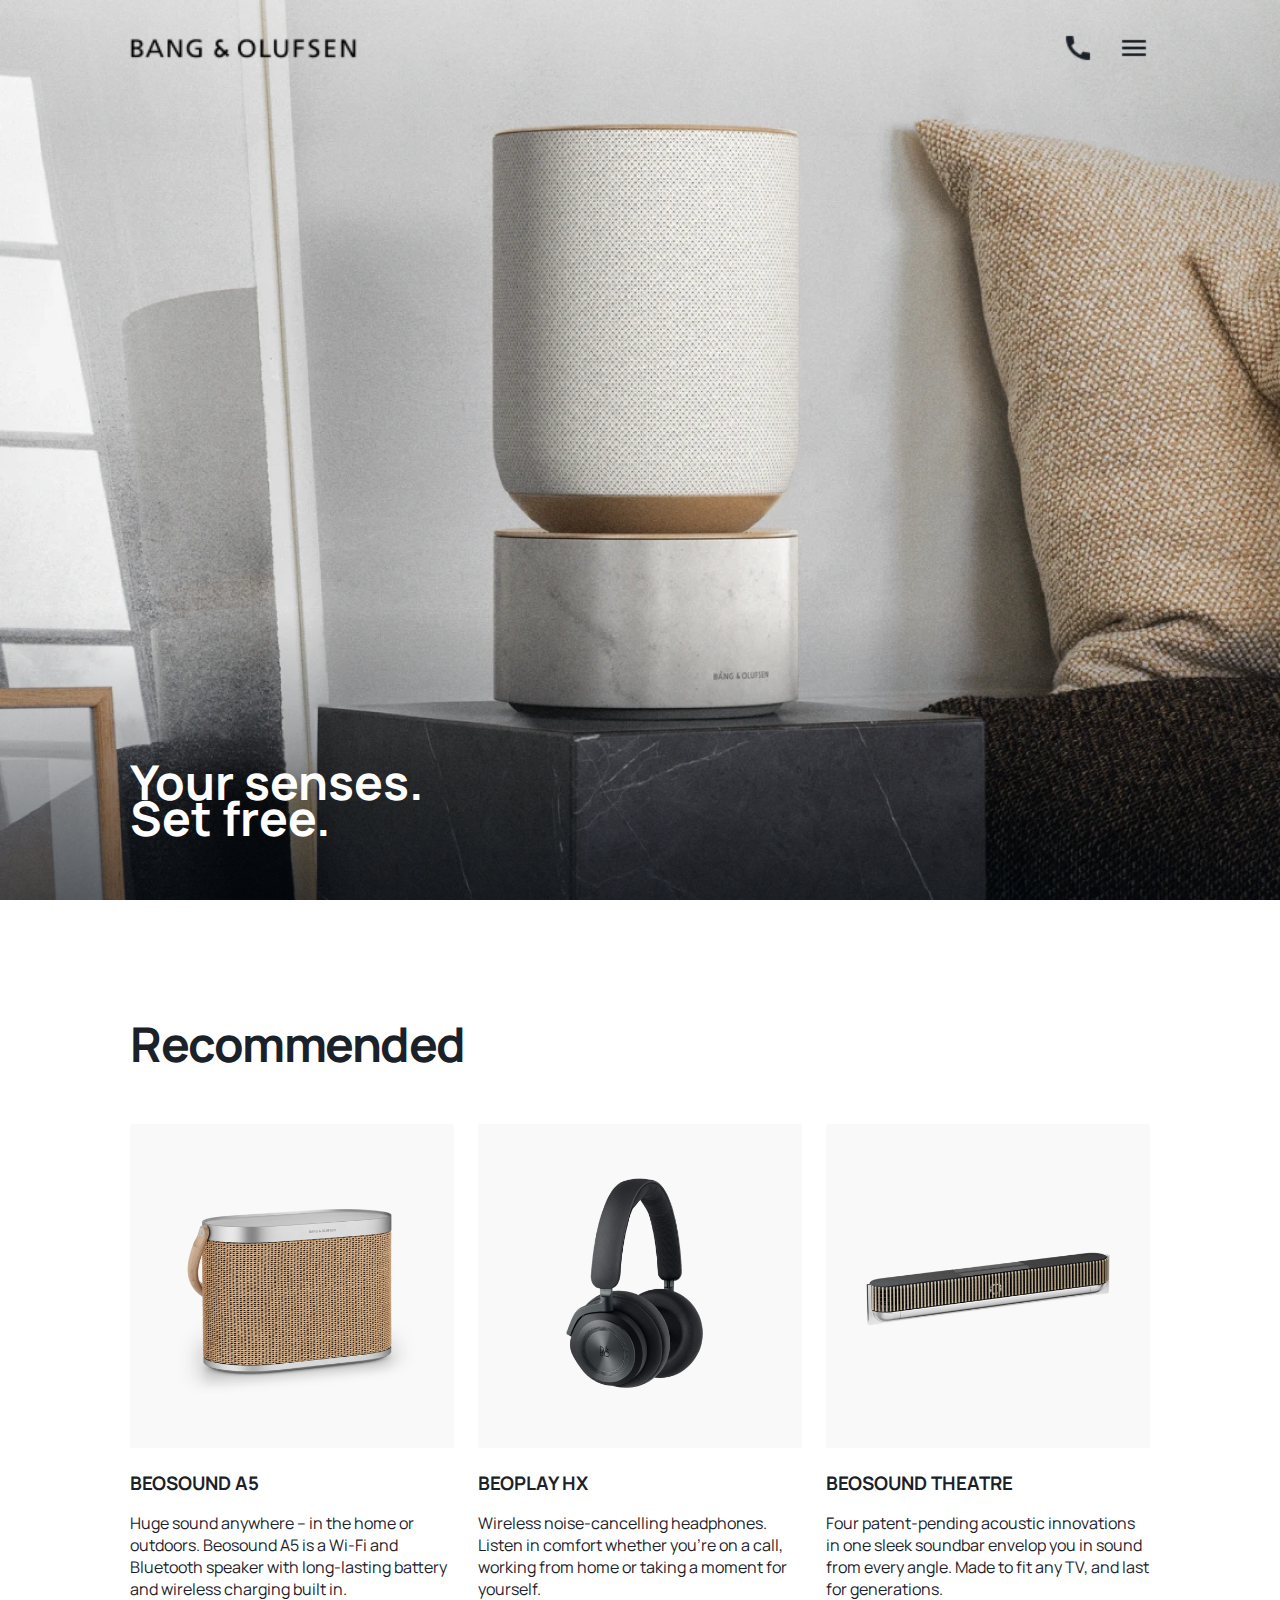
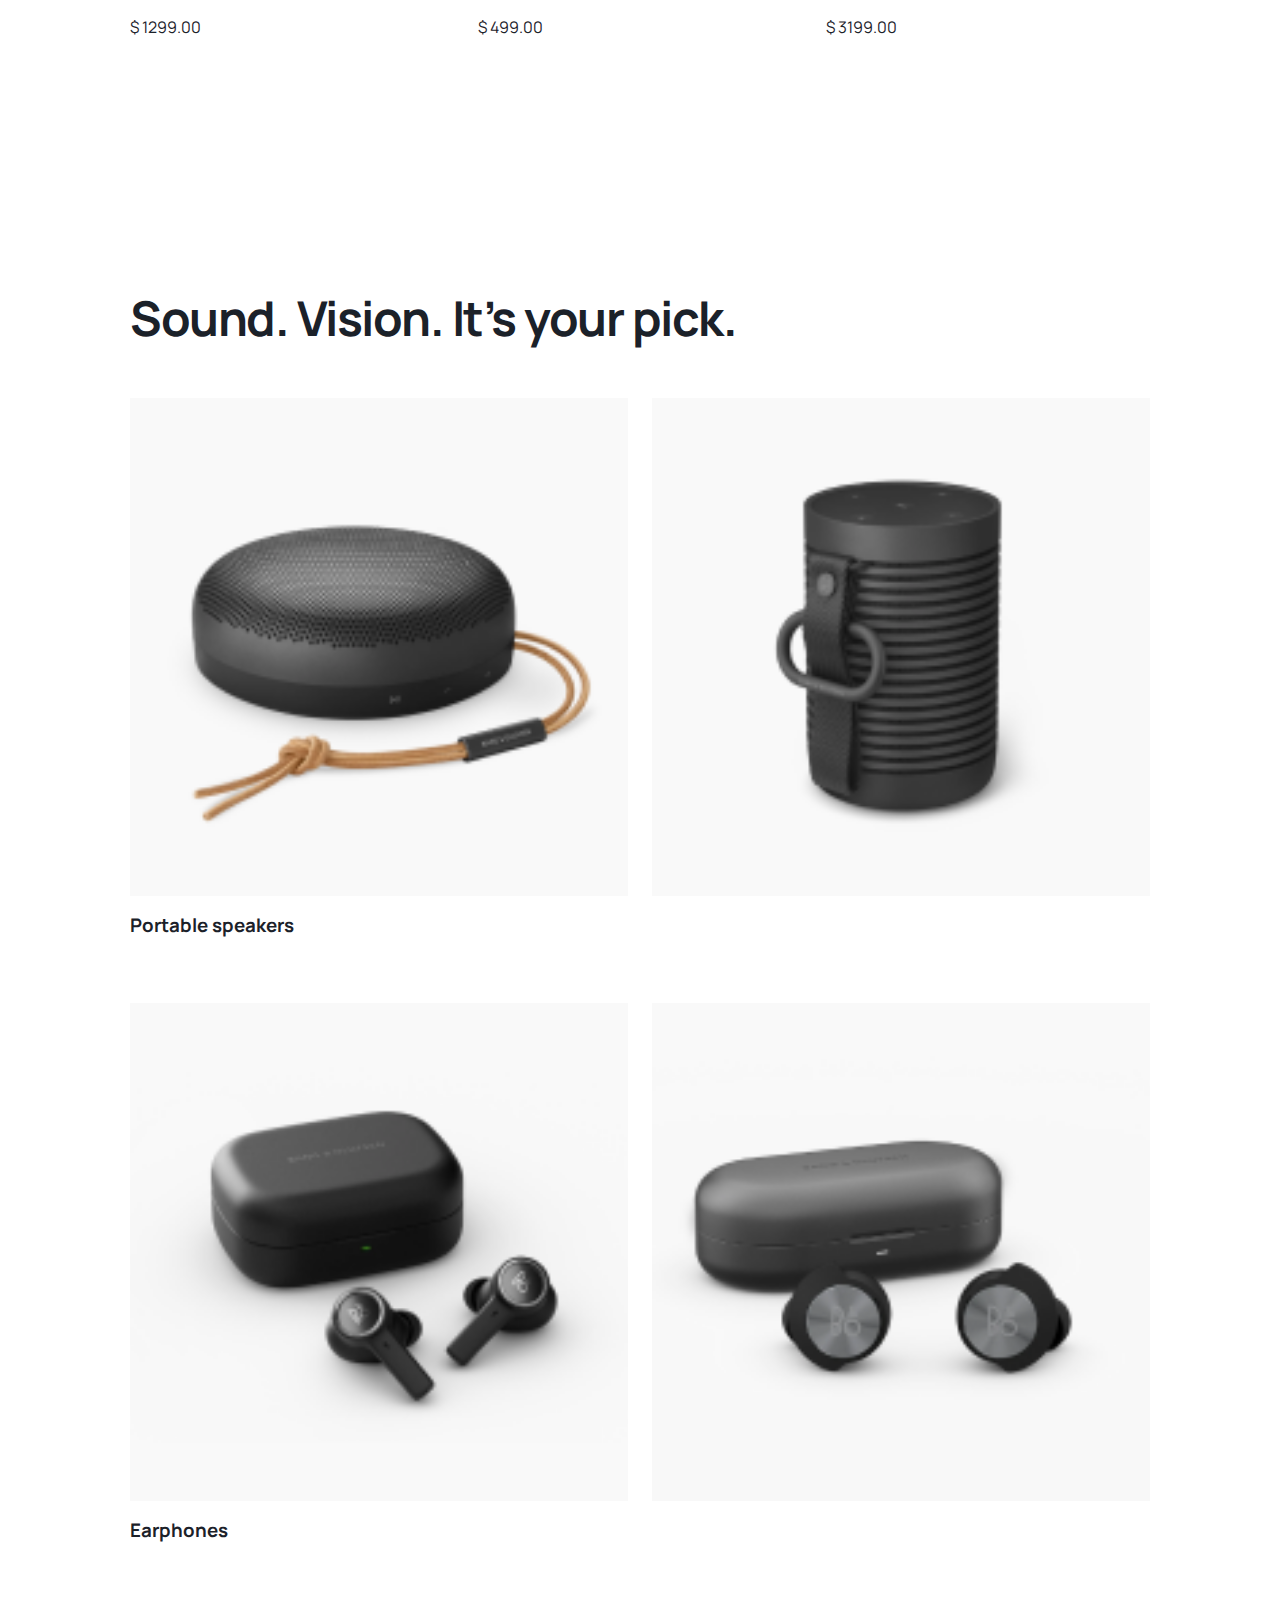
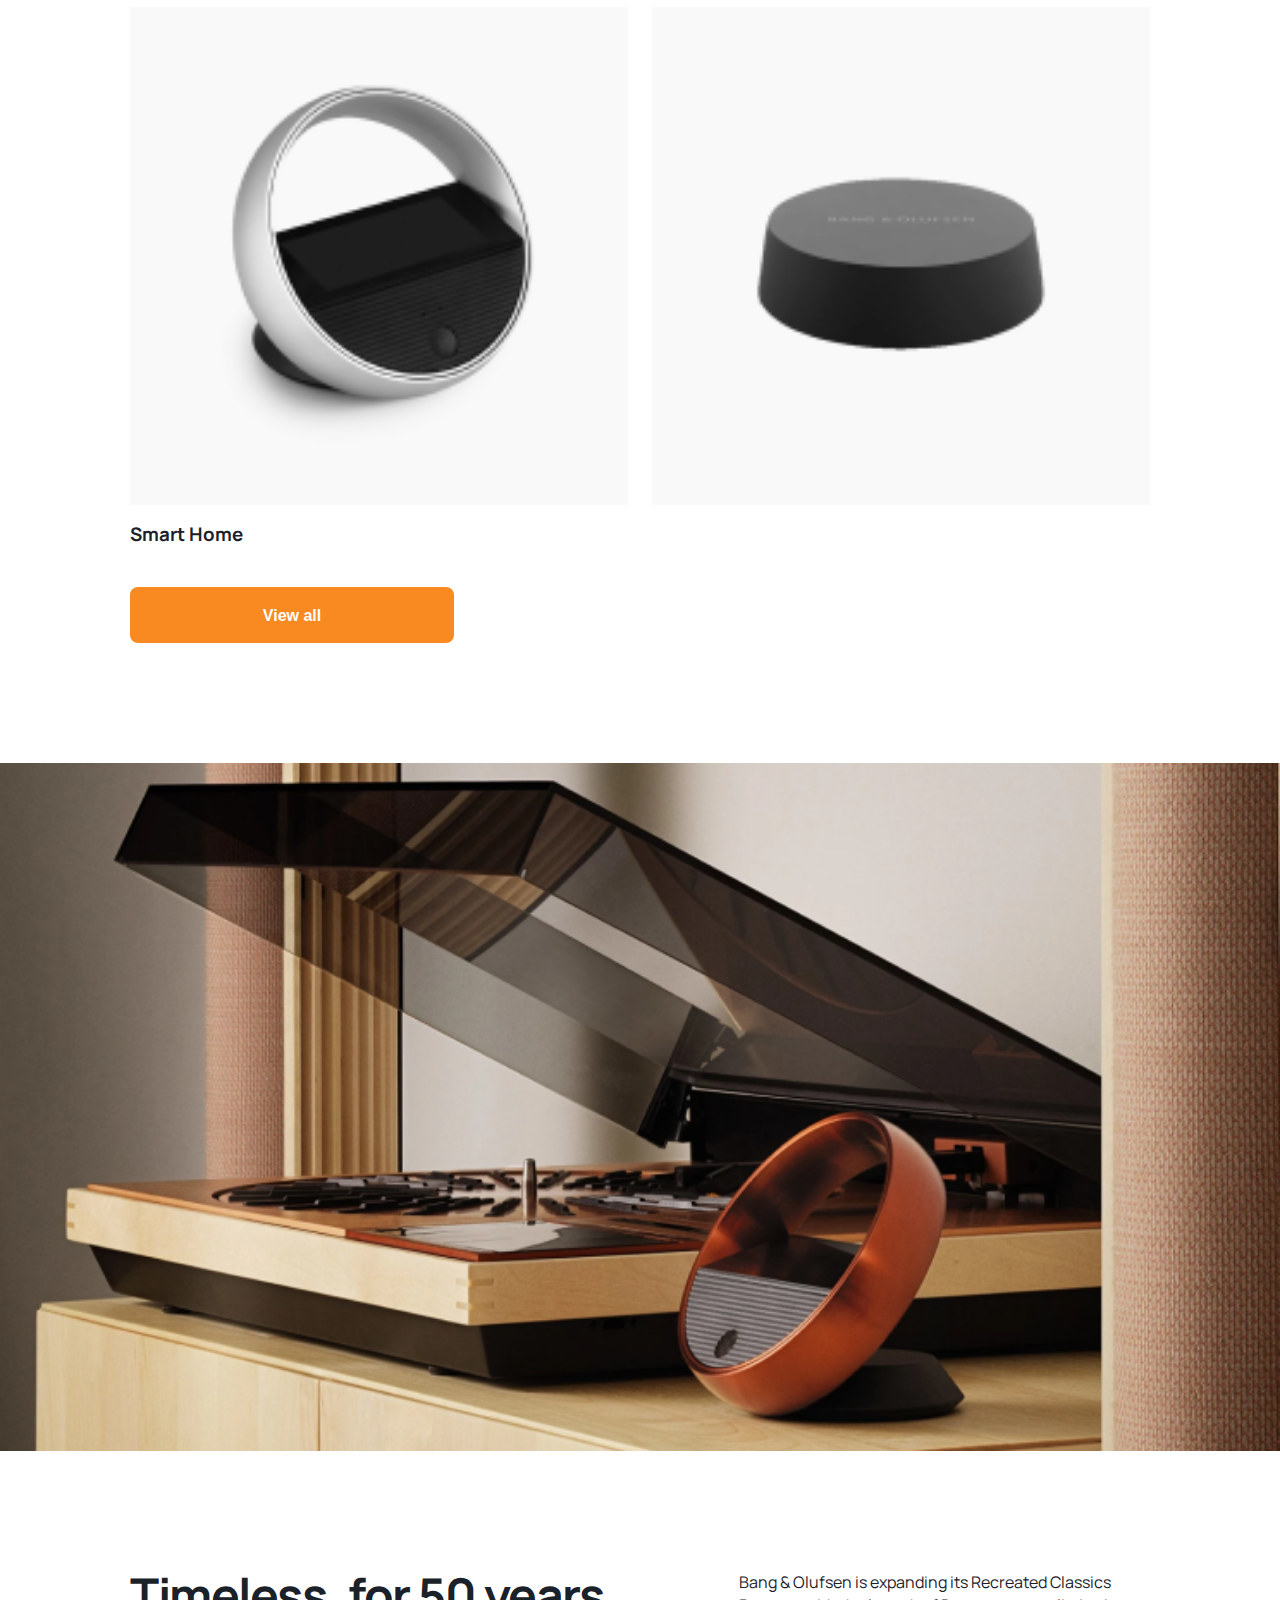
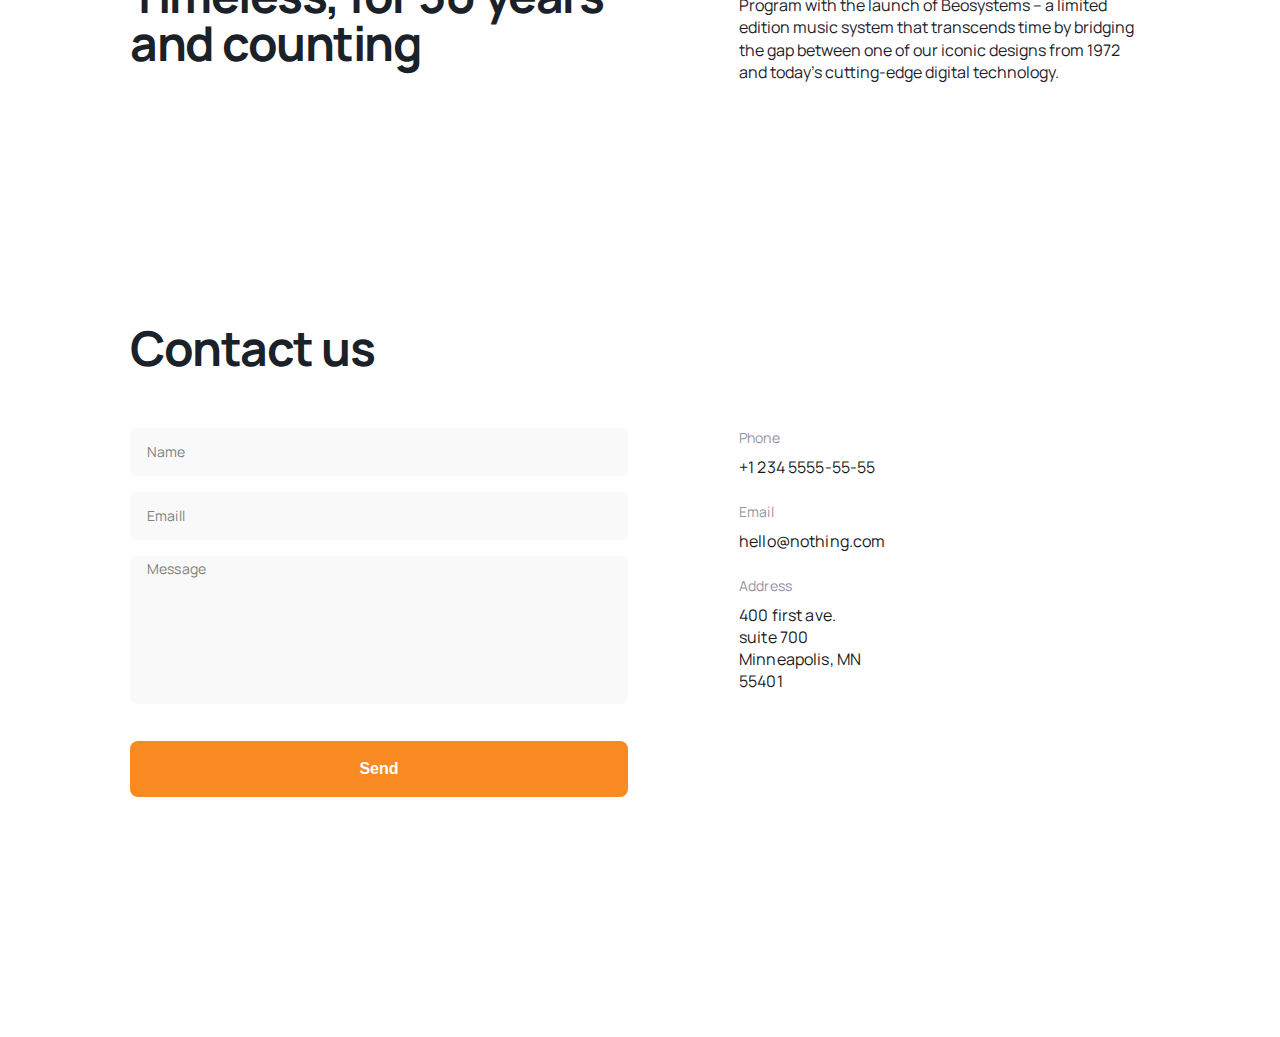
<file: index.html>
<!DOCTYPE html><html lang="en" class="page"><head><meta charset="utf-8"><meta name="viewport" content="width=device-width, initial-scale=1.0"><title>Bose Olufsen</title><link rel="icon shortcut" class="favicon" type="image/x-icon" href="bang-olufsen-logo.93e5ffe8.png"><link rel="preconnect" href="https://fonts.googleapis.com"><link rel="preconnect" href="https://fonts.gstatic.com"><link href="https://fonts.googleapis.com/css2?family=Manrope:wght@400;700&family=Roboto:wght@500&display=swap" rel="stylesheet"><link rel="stylesheet" href="index.b29a470c.css"><script src="index.cabb280d.js" defer></script></head><body class="page__body">  <header class="header"> <div class="container"> <div class="header__content"> <div class="top-bar"> <a href="#" class="top-bar__logo-link"> <img src="Logo.940d9c06.png" alt="Bose logo" class="top-bar__logo"> </a> <div class="top-bar__icons">  <a href="tel:+1 234 5555-55-55" class="icon icon--phone"></a> <a href="#menu" class="icon icon--menu"></a> </div> </div> <div class="header__bottom"> <div class="header__waves"></div> <h1 class="header__title"> Your senses. <br> Set free. </h1> </div> </div> </div> </header> <aside class="menu page__menu" id="menu"> <div class="container"> <div class="menu__top top-bar"> <a href="#" class="top-bar__logo-link"> <img src="Logo.940d9c06.png" alt="Bose logo" class="top-bar__logo"> </a> <a href="#" class="icon icon--close"></a> </div> <div class="menu__bottom"> <nav class="menu__nav nav"> <ul class="nav__list"> <li class="nav__item"> <a class="nav__link" href="#">Speakers</a> </li> <li class="nav__item"> <a class="nav__link" href="#headphones">Headphones</a> </li> <li class="nav__item"> <a class="nav__link" href="#categories">Televisions</a> </li> <li class="nav__item"> <a class="nav__link" href="#soundbars">Soundbars</a> </li> <li class="nav__item"> <a class="nav__link" href="#world-of-B&O">World of B&O</a> </li> </ul> </nav> <a href="tel:+1 234 5555-55-55" class="menu__phone-number"> +1 234 5555-55-55 </a> <a href="tel:+1 234 5555-55-55" class="menu__call-to-order"> Call to order </a> </div> </div> </aside>  <main class="main"> <div class="container"> <div class="main__content">  <section class="headphones" id="headphones"> <h2 class="section-title">Recommended</h2> <div class="recommended__products"> <article class="product recommended__product"> <img src="BEOSOUND%20A5.649f21d1.png" alt="BEOSOUND A5" class="product__photo"> <h3 class="product__title">BEOSOUND A5</h3> <p class="product__category">Huge sound anywhere – in the home or outdoors. Beosound A5 is a Wi-Fi and Bluetooth speaker with long-lasting battery and wireless charging built in.</p> <p class="product__price">$ 1299.00</p> </article> <article class="product recommended__product"> <img src="BEOPLAY%20HX.610effba.png" alt="BEOSOUND HX" class="product__photo"> <h3 class="product__title">BEOPLAY HX</h3> <p class="product__category">Wireless noise-cancelling headphones. Listen in comfort whether you're on a call, working from home or taking a moment for yourself.</p> <p class="product__price">$ 499.00</p> </article> <article class="product recommended__product"> <img src="BEOSOUND%20THEATRE.dba709f1.png" alt="BEOSOUND THEATRE" class="product__photo"> <h3 class="product__title">BEOSOUND THEATRE</h3> <p class="product__category">Four patent-pending acoustic innovations in one sleek soundbar envelop you in sound from every angle. Made to fit any TV, and last for generations.</p> <p class="product__price">$ 3199.00</p> </article> </div> </section>  </div> </div>  <div class="container"> <section class="categories" id="categories"> <h2 class="categories-title section-title">Sound. Vision. It’s your pick.</h2> <div class="categories__wrapper"> <article class="category"> <div class="category__photos"> <a href="#" class="category__link category__link--first"> <img src="Portable%20speakers__first.4fa085ef.png" alt="Portable speakers" class="category__photo"> </a> <a href="#" class="category__link category__link--second"> <img src="Portable%20speakers__second.51d45740.png" alt="Portable speakers" class="category__photo"> </a> </div> <h3 class="category__title">Portable speakers</h3> </article> <article class="category"> <div class="category__photos"> <a href="#" class="category__link category__link--first"> <img src="Earphones__first.ea9b1ed2.png" alt="Earphones" class="category__photo"> </a> <a href="#" class="category__link category__link--second"> <img src="Earphones__second.91a75c87.png" alt="Earphones" class="category__photo"> </a> </div> <h3 class="category__title">Earphones</h3> </article> <article class="category"> <div class="category__photos"> <a href="#" class="category__link category__link--first"> <img src="Smart%20Home__first.cbab7ff8.png" alt="Smart Home" class="category__photo"> </a> <a href="#" class="category__link category__link--second"> <img src="Smart%20Home__second.c0771eca.png" alt="Smart Home" class="category__photo"> </a> </div> <h3 class="category__title">Smart Home</h3> <button href="#buy" class="category__button">View all</button> </article> </div> </section> </div> <img src="sound-table.343441af.png" alt="Soundtable" class="main__table">   <div class="container"> <section class="soundbars" id="soundbars"> <h2 class="section-title soundbars__title"> Timeless, for 50 years and counting </h2> <div class="soundbars__content"> <p class="soundbars__description"> Bang & Olufsen is expanding its Recreated Classics Program with the launch of Beosystems – a limited edition music system that transcends time by bridging the gap between one of our iconic designs from 1972 and today’s cutting-edge digital technology. </p> </div> </section>   <section class="contact" id="world-of-B&O"> <h2 class="section-title">Contact us</h2> <div class="contact__contact-place"> <form onsubmit="this.reset(); return false;" action="#" class="contact__date" method="get" data-qa="big"> <label for="#" class="contact__field"> <input type="text" class="contact__name" placeholder="Name" required> </label><br> <label for="#" class="contact__field"> <input type="email" class="contact__emaill" placeholder="Emaill" required> </label><br> <label for="#" class="contact__field"> <textarea type="text" class="contact__message" placeholder="Message" name="message" required></textarea> </label> <label for="#"> <button type="submit" class="contact__send">Send</button> </label> </form> <div class="contact__references"> <div class="contact__info">Phone</div> <a href="tel:+1 234 5555-55-55" class="contact__deteils">+1 234 5555-55-55</a> <div class="contact__info">Email</div> <a href="mailto: abc@example.com" class="contact__deteils">hello@nothing.com</a> <div class="contact__info">Address</div> <a href="https://maps.app.goo.gl/nphLEvyLtRWdo7GA9" class="contact__deteils" target="_blank"> <span class="contact__deteils"> 400 first ave. <br> suite 700 <br> Minneapolis, MN 55401 </span> </a> </div> </div> </section>  </div> </main> <footer class="footer"></footer> </body></html>
</file>
<file: index.b29a470c.css>
.container{padding-left:20px;padding-right:20px}@media (min-width:576px){.container{padding-left:72px;padding-right:72px}}@media (min-width:1024px){.container{max-width:1020px;margin-left:auto;margin-right:auto;padding-left:120px;padding-right:120px}}.page{color:#1b2129;scroll-behavior:smooth;font-family:Manrope,sans-serif;font-size:16px;font-style:normal;font-weight:400;line-height:22px}.page:has(.page__menu:target){overflow:hidden}.page__body{min-width:320px;margin:0}.page__menu{opacity:0;pointer-events:none;transition:all .3s;position:fixed;top:0;left:0;right:0;transform:translate(-100%)}.page__menu:target{opacity:1;pointer-events:all;transform:translate(0)}.header{background-image:url(header-bg-mobile.758ca939.png);background-position:50%;background-size:cover}.header__content{-ms-flex-direction:column;flex-direction:column;-ms-flex-pack:justify;justify-content:space-between;height:100vh;display:-ms-flexbox;display:flex}.header__title{letter-spacing:0;text-align:left;color:#fff;margin:0;font-size:36px;font-style:normal;font-weight:700;line-height:36px}@media (min-width:576px){.header__title{font-size:48px}}.header__bottom{padding-bottom:40px}@media (min-width:576px){.header__bottom{padding-bottom:64px}}.top-bar{-ms-flex-pack:justify;justify-content:space-between;-ms-flex-align:center;align-items:center;padding-top:24px;padding-bottom:24px;display:-ms-flexbox;display:flex}@media (min-width:576px){.top-bar{padding-top:32px;padding-bottom:32px}}.top-bar__icons{gap:24px;display:-ms-flexbox;display:flex}.top-bar__logo-link{display:-ms-flexbox;display:flex}.top-bar__logo{height:16px;transition:transform .3s}.top-bar__logo:hover{transform:scale(1.2)}@media (min-width:576px){.top-bar__logo{background:0 0/228px 24px no-repeat;width:228px;height:24px}}.icon{height:cover;background-position:50%;width:24px;height:24px;transition:transform .3s;display:block;position:relative}.icon:hover{transform:scale(1.2)}@media (min-width:576px){.icon{background:0 0/32px 32px no-repeat;width:32px;height:32px}}.icon--phone{background-image:url(icon-phone.d537418c.png)}@media (min-width:1024px){.icon--phone:hover:before{color:#000;content:"+1 234 5555-55-55";outline:none;width:150px;height:20px;position:absolute;top:5px;right:26px}}.icon--menu{background-image:url(icon-burger-menu.10077314.png)}.icon--menu:hover{background-image:url(icon-burger-menu-hover.6fd1e9dd.png)}.icon--close{background-image:url(icon-close.a6310590.png)}.menu{box-sizing:border-box;background-color:#f9f9f9;height:100vh;overflow:hidden}.menu__top{margin-bottom:32px}@media (min-width:576px){.menu__top{margin-bottom:56px}}.menu__nav{margin-bottom:48px}.menu__phone-number{color:inherit;letter-spacing:2px;margin-bottom:16px;font-size:16px;font-weight:700;line-height:140%;text-decoration:none;display:block}.menu__call-to-order{color:inherit;text-transform:uppercase;letter-spacing:2px;border-bottom:1px solid #1b2129;width:fit-content;padding-bottom:4px;font-size:16px;font-weight:700;line-height:140%;text-decoration:none;display:block}.nav__list{-ms-flex-direction:column;flex-direction:column;gap:32px;margin:0;padding:0;list-style:none;display:-ms-flexbox;display:flex}.nav__link{color:inherit;font-size:22px;font-weight:700;line-height:22px;text-decoration:none;position:relative}.nav__link:after{content:"";transform-origin:0;background-color:#1b2129;width:100%;height:1px;transition:transform .3s;display:block;position:absolute;bottom:-8px;transform:scale(0)}.nav__link:hover:after{transform:scale(1)}.main{background-color:#fff}.main__table{width:100%;padding-top:96px;display:block}@media (min-width:576px){.main__table{padding-top:120px}}.main__content{row-gap:96px;padding-bottom:64px;display:grid}@media (min-width:576px){.main__content{row-gap:120px;padding-bottom:120px}}.section-title{letter-spacing:-1.5px;margin-top:64px;margin-bottom:48px;font-size:32px;font-weight:700;line-height:100%}@media (min-width:576px){.section-title{margin-top:120px;margin-bottom:56px;font-size:40px}}@media (min-width:1024px){.section-title{font-size:48px}}.product__photo{width:100%;transition:transform .3s}.product__photo:hover{transform:scale(1.1)}.recommended__products{--columns:2;grid-template-columns:repeat(var(--columns),1fr);gap:40px 20px;display:grid}@media (min-width:576px){.recommended__products{--columns:6;column-gap:24px}}@media (min-width:1024px){.recommended__products{--columns:12}}.recommended__product{grid-column:1/-1}@media (min-width:576px){.recommended__product{grid-column:2/-2}}@media (min-width:1024px){.recommended__product{grid-column:span 4}}.soundbars{--columns:2;grid-template-columns:repeat(var(--columns),1fr);column-gap:20px;padding-top:48px;display:grid}@media (min-width:576px){.soundbars{--columns:6;column-gap:24px}}@media (min-width:1024px){.soundbars{--columns:12}}@media (min-width:576px){.soundbars{padding-top:120px}}.soundbars__title{grid-column:1/-1;margin:0;padding-bottom:24px}@media (min-width:576px){.soundbars__title{grid-column:1/4}}@media (min-width:1024px){.soundbars__title{grid-column:span 6}}.soundbars__content{grid-column:1/-1;padding-bottom:48px}@media (min-width:576px){.soundbars__content{grid-column:span 3;padding-bottom:120px}}@media (min-width:1024px){.soundbars__content{grid-column:8/-1}}.soundbars__description{margin:0;line-height:22.5px}.categories__wrapper{row-gap:40px;display:grid}@media (min-width:576px){.categories__wrapper{row-gap:64px}}.category__photos{--columns:2;grid-template-columns:repeat(var(--columns),1fr);column-gap:20px;margin-bottom:16px;display:grid}@media (min-width:576px){.category__photos{--columns:6;column-gap:24px}}@media (min-width:1024px){.category__photos{--columns:12}}.category__link{height:0;padding-bottom:100%;position:relative}@media (min-width:576px){.category__link--first{grid-column:span 3}}@media (min-width:1024px){.category__link--first{grid-column:span 6}}@media (min-width:576px){.category__link--second{grid-column:span 3}}@media (min-width:1024px){.category__link--second{grid-column:span 6}}.category__photo{object-fit:cover;width:100%;height:100%;transition:transform .3s;position:absolute}.category__photo:hover{transform:scale(1.07)}.category__title{font-weight:700;font-style:24px;margin:0;line-height:140%}.category__button{color:#fff;text-align:center;background-color:#f98921;border:1px solid transparent;border-radius:8px;outline:none;-ms-flex-direction:column;flex-direction:column;-ms-flex-pack:center;justify-content:center;-ms-flex-align:center;align-items:center;width:100%;height:56px;margin-top:40px;padding:0 48px;font-size:16px;font-style:normal;font-weight:700;line-height:27px;text-decoration:none;transition-property:background-color;transition-duration:.3s;display:grid}@media (min-width:1024px){.category__button{width:100%;max-width:324px}}.category__button:hover{cursor:pointer;background-color:#1b2129}.category__button:active{background-color:#010810}.categories-title{margin:0;padding-top:96px;padding-bottom:47px}@media (min-width:576px){.categories-title{padding-top:120px;padding-bottom:56px}}.contact__contact-place{margin-bottom:64px}@media (min-width:576px){.contact__contact-place{margin-bottom:120px}}@media (min-width:1024px){.contact__contact-place{--columns:2;grid-template-columns:repeat(var(--columns),1fr);column-gap:20px;display:grid}}@media (min-width:1024px) and (min-width:576px){.contact__contact-place{--columns:6;column-gap:24px}}@media (min-width:1024px) and (min-width:1024px){.contact__contact-place{--columns:12}}@media (min-width:1024px){.contact__date{grid-column:span 6}}.contact__name,.contact__emaill,.contact__message{color:#7e7e83;letter-spacing:.15px;box-sizing:border-box;background-color:#f9f9f9;border:1px solid transparent;border-radius:8px;width:100%;height:48px;margin-bottom:16px;padding-left:16px;font-family:inherit;font-size:14px;font-weight:400;line-height:20px}.contact__message{resize:none;width:100%;height:148px}.contact__send{cursor:pointer;text-align:center;color:#fff;background-color:#f98921;border:1px solid transparent;border-radius:8px;outline:none;-ms-flex-direction:column;flex-direction:column;-ms-flex-pack:center;justify-content:center;-ms-flex-align:center;align-items:center;width:100%;height:56px;margin-top:16px;margin-bottom:48px;padding:0 48px;font-size:16px;font-style:normal;font-weight:700;line-height:27px;text-decoration:none;transition-property:background-color;transition-duration:.3s;display:-ms-flexbox;display:flex}@media (min-width:576px){.contact__send{margin-bottom:80px}}@media (min-width:1024px){.contact__send{margin-bottom:120px}}.contact__send:hover{background-color:#1b2129}.contact__send:focus{background-color:#010810}.contact__name:hover,.contact__emaill:hover,.contact__message:hover{border:1px solid #dbdbdb}.contact__name:focus,.contact__emaill:focus,.contact__message:focus{border:2px solid #f98921;outline:none;font-family:inherit}.contact__name::placeholder{color:#7e7e83}.contact__name::placeholder{color:#7e7e83}.contact__emaill::placeholder{color:#7e7e83}.contact__emaill::placeholder{color:#7e7e83}.contact__message::placeholder{color:#7e7e83}.contact__message::placeholder{color:#7e7e83}.contact__name:focus::-webkit-input-placeholder{color:#1b2129;font-family:inherit}.contact__emaill:focus::-webkit-input-placeholder{color:#1b2129;font-family:inherit}.contact__message:focus::-webkit-input-placeholder{color:#1b2129;font-family:inherit}.contact__name:hover::-webkit-input-placeholder{color:#1b2129;font-family:inherit}.contact__emaill:hover::-webkit-input-placeholder{color:#1b2129;font-family:inherit}.contact__message:hover::-webkit-input-placeholder{color:#1b2129;font-family:inherit}.contact__info{letter-spacing:.15px;color:#9393a3;grid-column:8/-1;margin-bottom:8px;font-size:14px;font-weight:400;line-height:20px;text-decoration:none;display:block}.contact__deteils{letter-spacing:.15px;color:#191919;grid-column:8/-1;margin-bottom:24px;font-size:16px;font-weight:400;line-height:22px;text-decoration:none;transition:transform .3s;display:block}.contact__deteils:hover{transform:scale(1.07)}.contact__references{grid-column:8/10;margin-bottom:48px;font-family:inherit}@media (min-width:576px){.contact__references{margin-bottom:120px}}
/*# sourceMappingURL=index.b29a470c.css.map */
</file>
